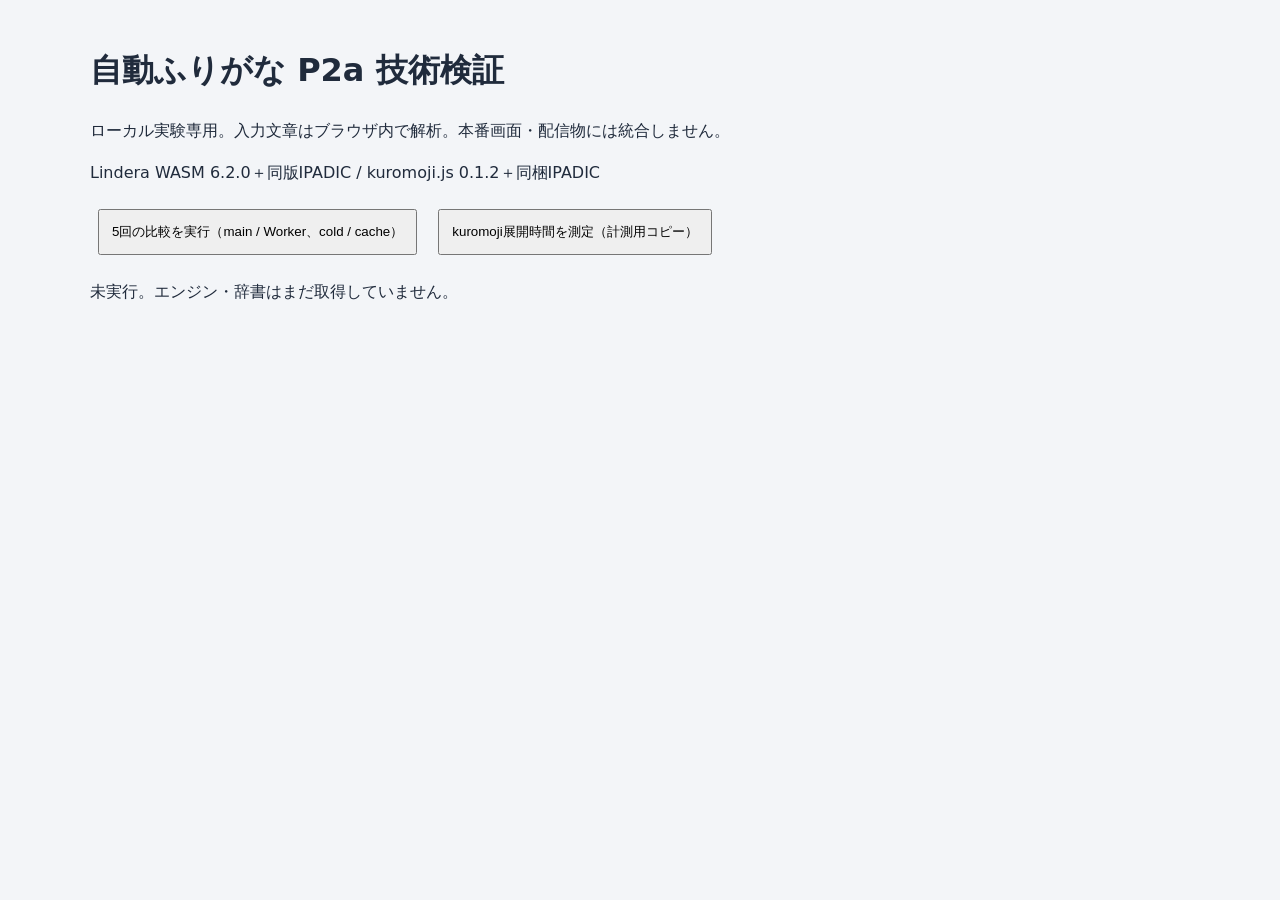
<file: experiments/furigana-p2a/index.html>
<!doctype html><html lang="ja"><meta charset="utf-8"><title>自動ふりがな P2a 技術検証</title>
<style>body{font:16px/1.6 system-ui;max-width:1100px;margin:auto;padding:24px;background:#f3f5f8;color:#202b3c}button{padding:12px;margin:8px}pre{white-space:pre-wrap}iframe{width:100%;height:250px;border:1px solid #ccc}table{border-collapse:collapse}td,th{padding:8px;border:1px solid #ccc}</style>
<h1>自動ふりがな P2a 技術検証</h1><p>ローカル実験専用。入力文章はブラウザ内で解析。本番画面・配信物には統合しません。</p>
<p>Lindera WASM 6.2.0＋同版IPADIC / kuromoji.js 0.1.2＋同梱IPADIC</p>
<button id="suite">5回の比較を実行（main / Worker、cold / cache）</button>
<button id="instrument">kuromoji展開時間を測定（計測用コピー）</button>
<p id="status">未実行。エンジン・辞書はまだ取得していません。</p><div id="frames"></div><pre id="summary"></pre>
<script type="module">
const results=[];let active;
addEventListener('message',event=>{if(event.origin!==location.origin||event.source!==active?.frame.contentWindow)return;
 if(event.data.type==='p2a-result')active.resolve(event.data.result);if(event.data.type==='p2a-error')active.reject(new Error(event.data.error));});
async function one(engine,mode,cache,run,instrumented=false,compression='gzip'){
 return new Promise((resolve,reject)=>{
  const frame=document.createElement('iframe');active={frame,resolve,reject};document.querySelector('#frames').replaceChildren(frame);
  frame.src=`bench.html?auto=true&engine=${engine}&mode=${mode}&cache=${cache}&run=${run}&instrumented=${instrumented}&compression=${compression}`;
 });
}
async function execute(instrumented=false){
 document.querySelectorAll('button').forEach(b=>b.disabled=true);
 try {
  const plan=[];
  if(instrumented)for(let i=0;i<3;i++)plan.push(['kuromoji','main','cold','instrument-'+i,true]);
  else {
   for(let i=0;i<5;i++)for(const mode of ['main','worker'])for(const engine of i%2?['kuromoji','lindera']:['lindera','kuromoji'])plan.push([engine,mode,'cold',i,false]);
   for(const engine of ['lindera','kuromoji'])for(let i=0;i<3;i++)plan.push([engine,'main','warm','warm-'+i,false]);
   for(const engine of ['lindera','kuromoji'])plan.push([engine,'main','cold','raw',false,'raw']);
  }
  for(const entry of plan){document.querySelector('#status').textContent=`測定中 ${entry.join(' / ')}`;const result=await one(...entry);results.push(result);
   document.querySelector('#summary').textContent=JSON.stringify(results.map(r=>({kind:r.kind,mode:r.mode,cache:r.options.cache,run:r.options.run,compression:r.options.compression,init:r.init.stats.total,bench:r.benchmarks.map(x=>({length:x.length,median:x.median})),positionFailures:r.cases.reduce((s,x)=>s+(x.safePositionFailures??0),0)})),null,2);
  }
  document.querySelector('#status').textContent=`完了 ${results.length} 測定。結果をローカルresults/へ保存しました。`;
 }catch(error){document.querySelector('#status').textContent=String(error);}finally{document.querySelectorAll('button').forEach(b=>b.disabled=false);}
}
document.querySelector('#suite').onclick=()=>execute();document.querySelector('#instrument').onclick=()=>execute(true);
</script></html>
</file>
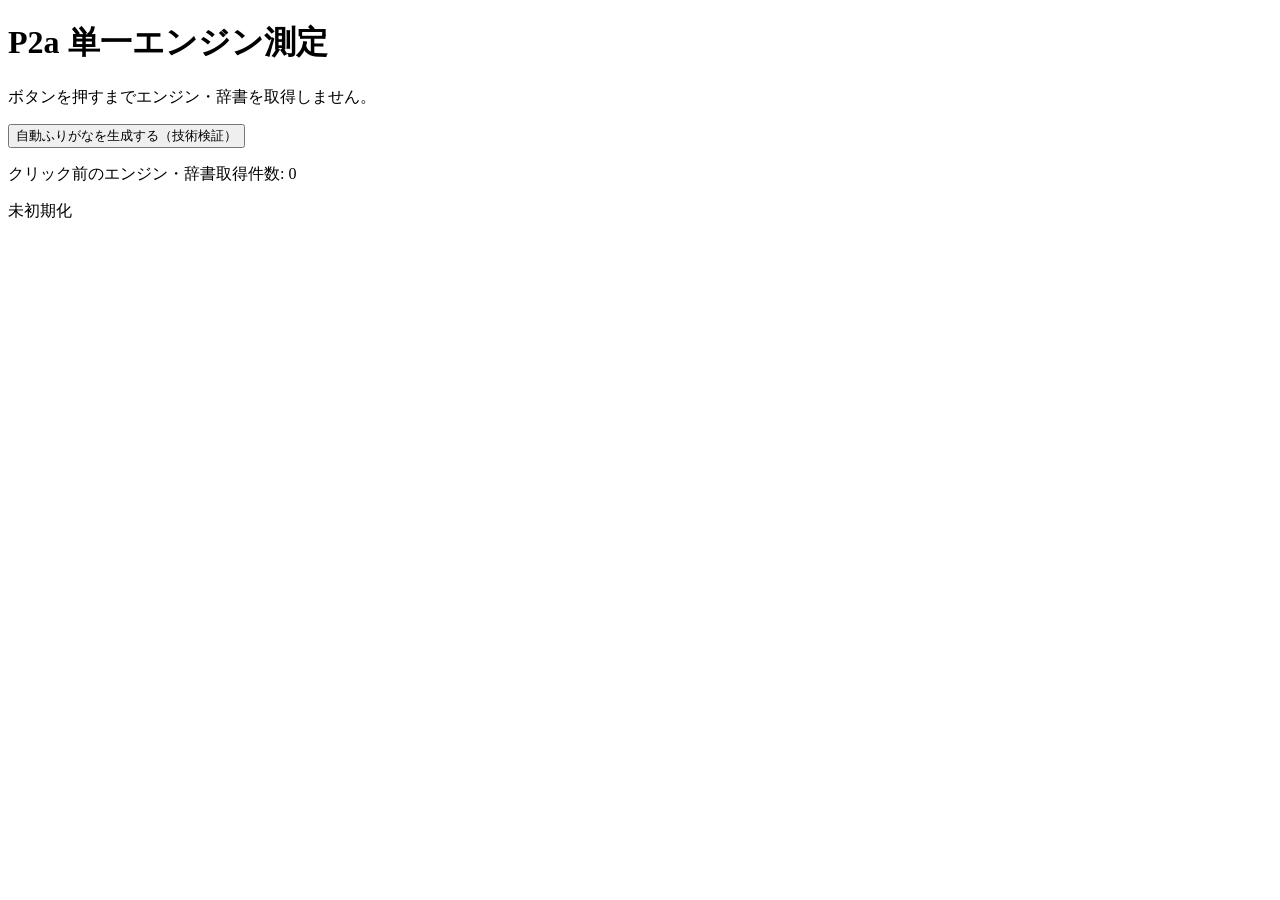
<file: experiments/furigana-p2a/bench.html>
<!doctype html><html lang="ja"><meta charset="utf-8"><title>P2a 単一エンジン測定</title>
<h1>P2a 単一エンジン測定</h1><p>ボタンを押すまでエンジン・辞書を取得しません。</p>
<button id="run">自動ふりがなを生成する（技術検証）</button><p id="lazy"></p><p id="status">未初期化</p><pre id="output"></pre>
<script type="module" src="bench.mjs?p2a=2"></script></html>
</file>
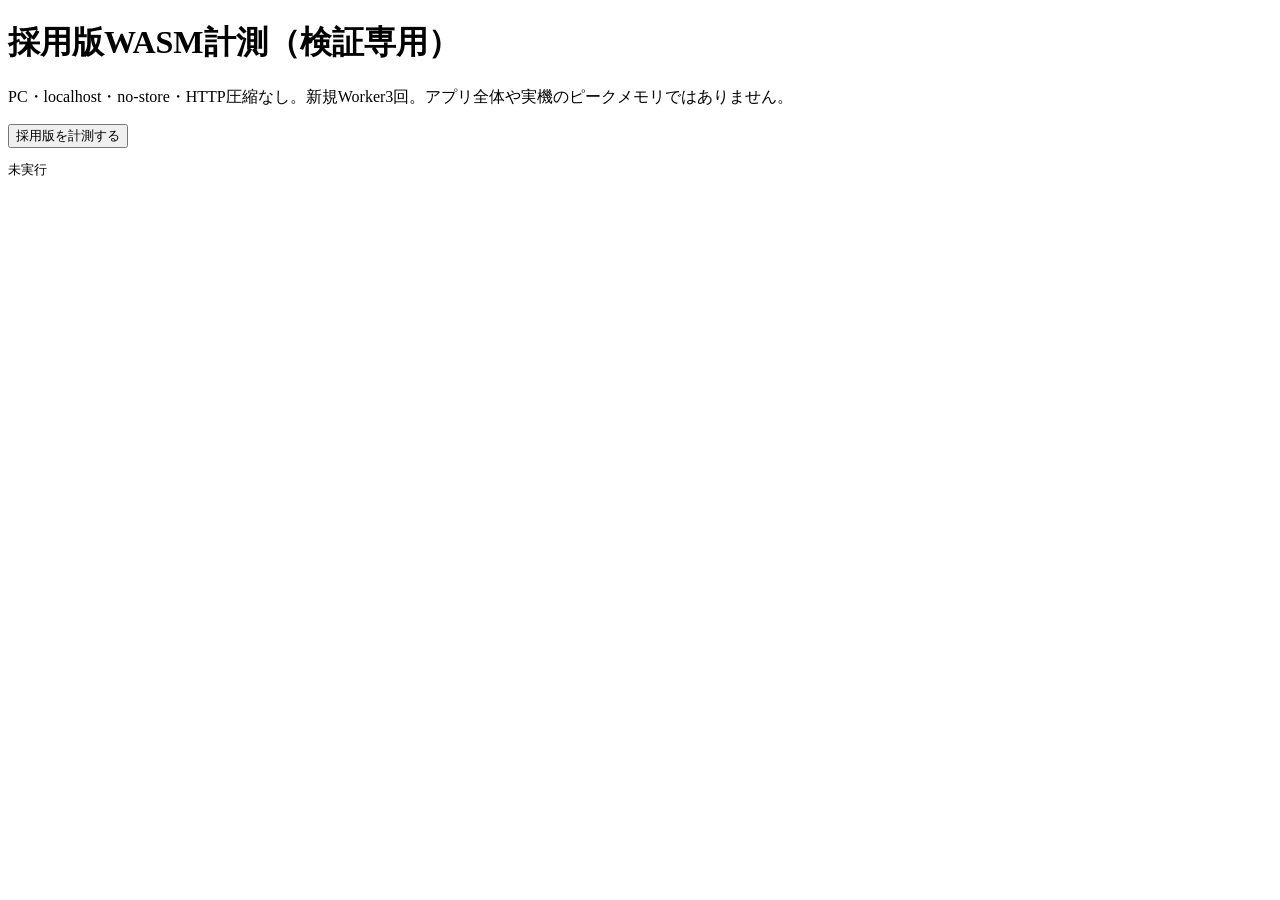
<file: experiments/furigana-self-build/adoption-bench.html>
<!doctype html><html lang="ja"><meta charset="utf-8"><title>採用版WASM計測（検証専用）</title>
<h1>採用版WASM計測（検証専用）</h1><p>PC・localhost・no-store・HTTP圧縮なし。新規Worker3回。アプリ全体や実機のピークメモリではありません。</p>
<button id="run">採用版を計測する</button><pre id="result" aria-live="polite">未実行</pre>
<script type="module">
document.querySelector('#run').onclick=async()=>{
 const output=document.querySelector('#result'),runs=[];document.querySelector('#run').disabled=true;
 try {
  for(let i=0;i<3;i++){
   output.textContent=`測定中 ${i+1}/3`;const worker=new Worker('./adoption-bench-worker.mjs',{type:'module'});
   try{runs.push(await new Promise((resolve,reject)=>{const timer=setTimeout(()=>reject(Error('timeout')),60000);worker.onerror=e=>{clearTimeout(timer);reject(Error(e.message));};worker.onmessage=({data})=>{clearTimeout(timer);data.error?reject(Error(data.error)):resolve(data);};worker.postMessage({});}));}finally{worker.terminate();}
  }
  const client=await import('./js/furigana-client.js'),text='今日は図書館で宇宙の本を読みます。'.repeat(120).slice(0,2000);
  const t=performance.now();await client.analyze(text);const productionClientColdMs=performance.now()-t;
  const t2=performance.now();await client.analyze(text);const productionClientRepeatedMs=performance.now()-t2;client.dispose();
  output.textContent=JSON.stringify({scope:'desktop localhost; experiment stage Worker plus real production client/Worker; not Blazor render latency',runs,productionClientColdMs,productionClientRepeatedMs},null,2);
 }catch(e){output.textContent=String(e.stack??e);}finally{document.querySelector('#run').disabled=false;}
};
</script></html>
</file>
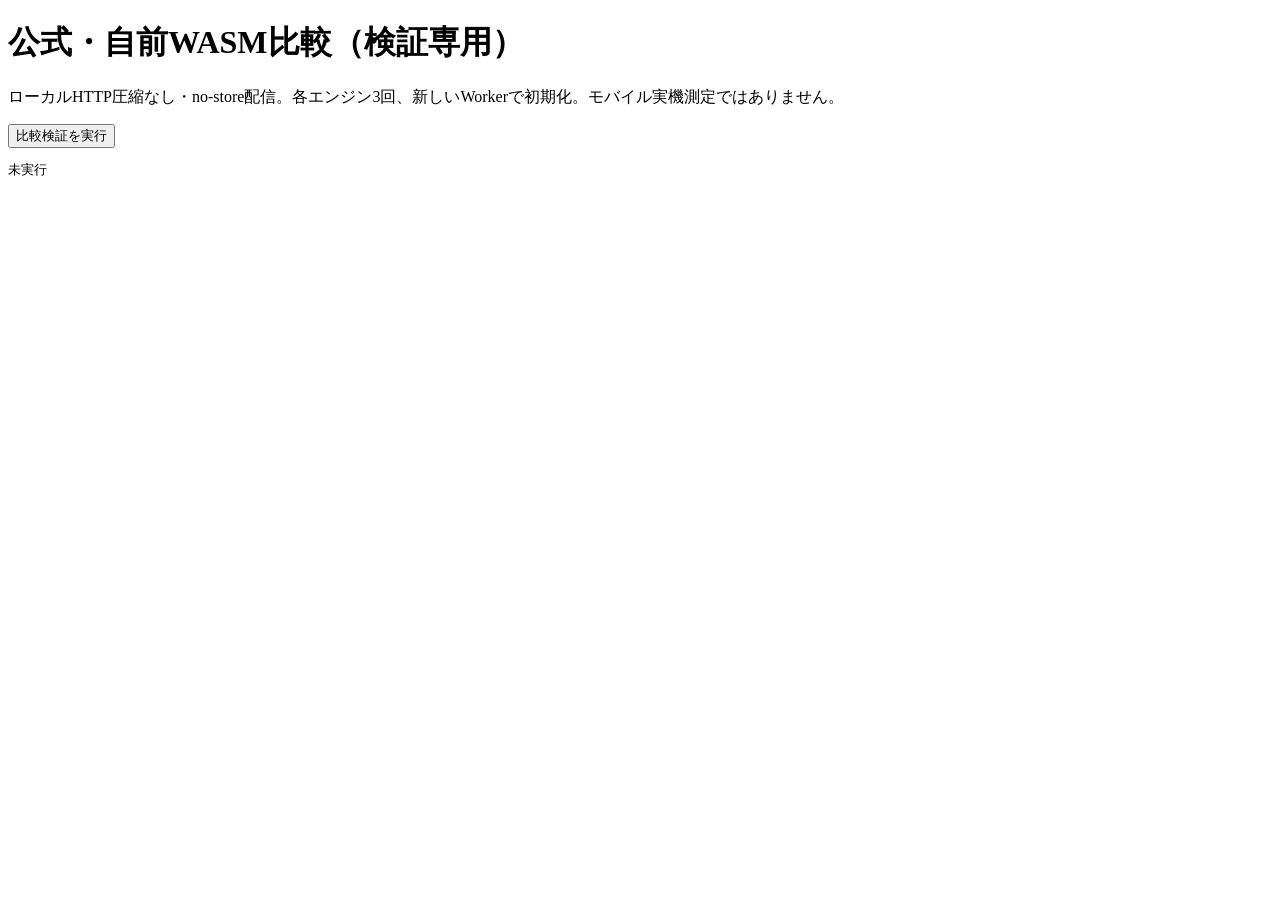
<file: experiments/furigana-self-build/bench.html>
<!doctype html><html lang="ja"><meta charset="utf-8"><title>公式・自前WASM比較（検証専用）</title>
<body><h1>公式・自前WASM比較（検証専用）</h1><p>ローカルHTTP圧縮なし・no-store配信。各エンジン3回、新しいWorkerで初期化。モバイル実機測定ではありません。</p>
<button id="run">比較検証を実行</button><pre id="result" aria-live="polite">未実行</pre>
<script type="module">
const output=document.querySelector('#result');
document.querySelector('#run').onclick=async()=>{
 const runs=[];document.querySelector('#run').disabled=true;
 try {
  const fixtures=await(await fetch('../fixtures.json')).json();
  for(let i=0;i<3;i++)for(const kind of i%2?['self','official']:['official','self']) {
   output.textContent='測定中 '+kind+' '+(i+1)+'/3';
   const started=performance.now(),worker=new Worker('./bench-worker.mjs',{type:'module'});
   const result=await new Promise((resolve,reject)=>{const timer=setTimeout(()=>reject(Error('timeout')),120000);worker.onerror=e=>{clearTimeout(timer);reject(Error(e.message));};worker.onmessage=({data})=>{clearTimeout(timer);data.error?reject(Error(data.error)):resolve(data);};worker.postMessage({kind,texts:fixtures.map(x=>x.Text)});});
   result.workerRoundTripMs=performance.now()-started;worker.terminate();runs.push(result);
  }
  const reference=JSON.stringify(runs[0].analyses);if(runs.some(x=>JSON.stringify(x.analyses)!==reference))throw Error('Token mismatch');
  const report={fixtureCount:fixtures.length,allTokensEqual:true,runs:runs.map(({analyses,...x})=>x)};
  output.textContent=JSON.stringify(report,null,2);
  const link=document.createElement('a');link.textContent='測定JSONを保存';link.download='browser-comparison.json';link.href=URL.createObjectURL(new Blob([JSON.stringify(report,null,2)],{type:'application/json'}));document.body.append(link);
 }catch(error){output.textContent=String(error.stack??error);}finally{document.querySelector('#run').disabled=false;}
};
</script></body></html>
</file>
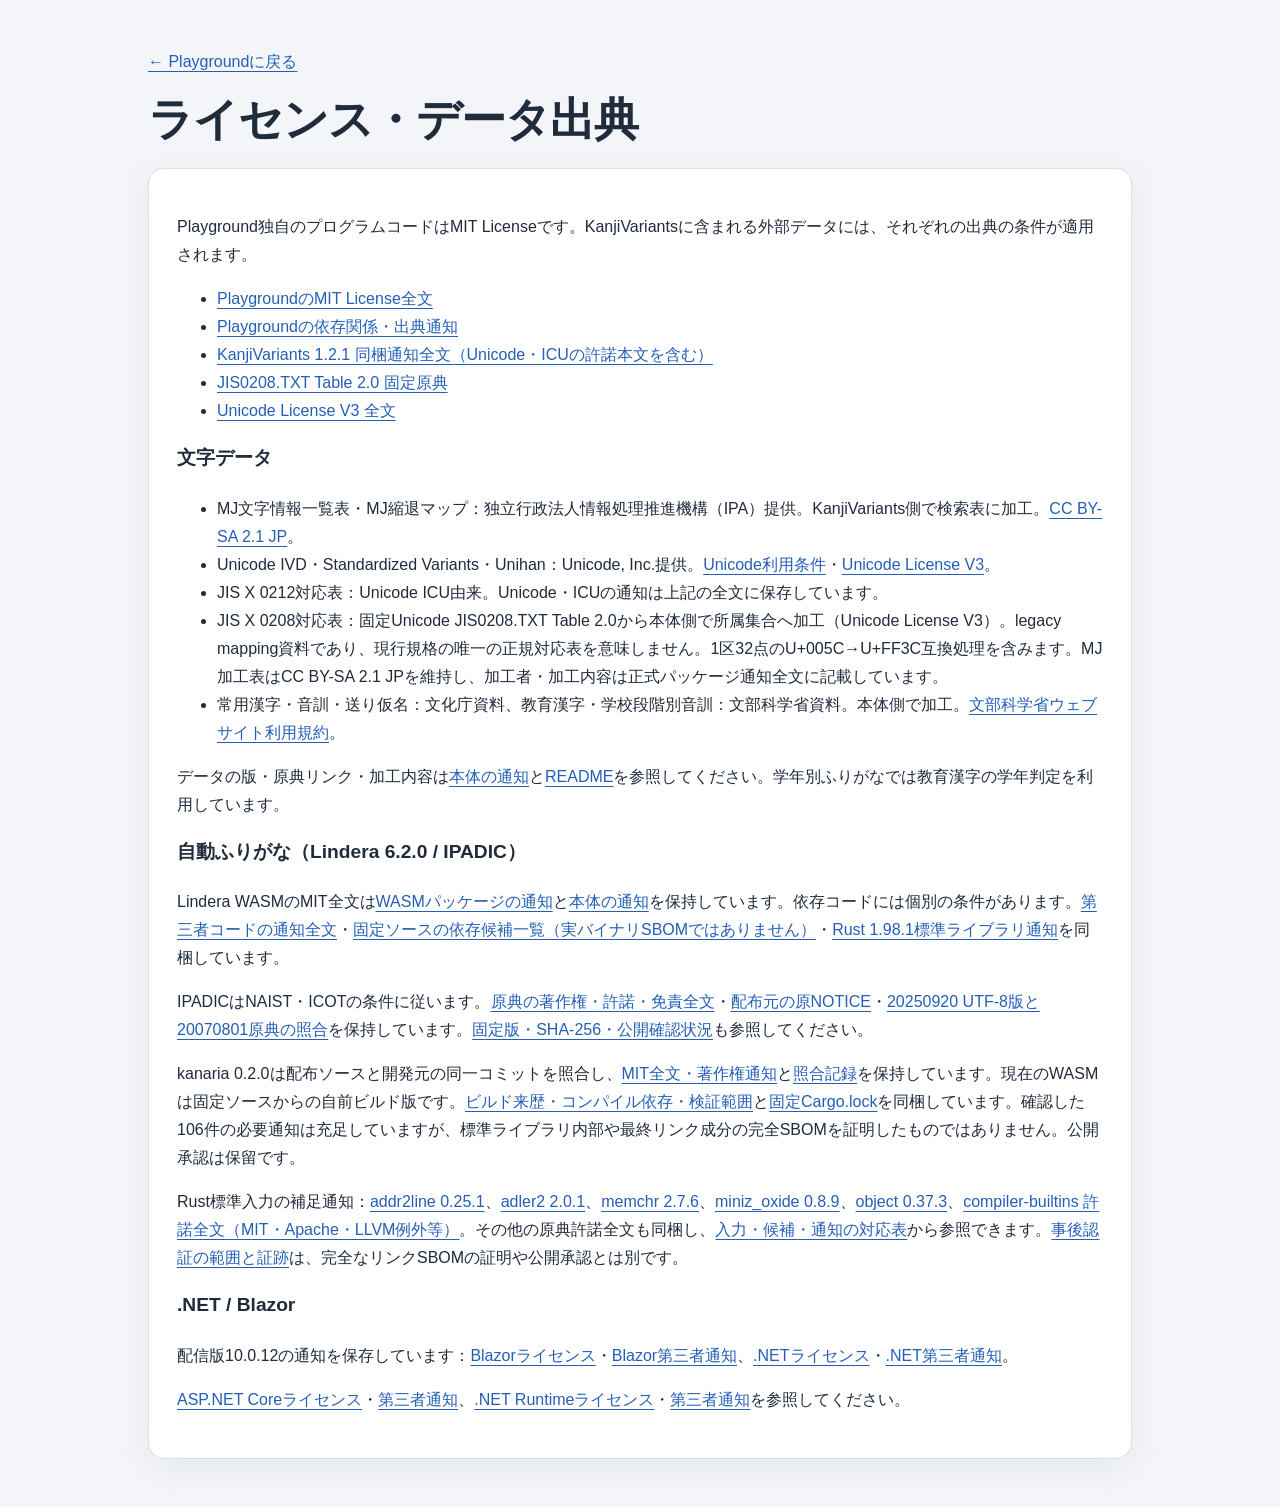
<file: src/KanjiVariants.Playground/wwwroot/licenses.html>
<!DOCTYPE html>
<html lang="ja">
<head><meta charset="utf-8"><meta name="viewport" content="width=device-width,initial-scale=1"><title>ライセンス・データ出典 | KanjiVariants Playground</title><link rel="stylesheet" href="css/app.css"></head>
<body><main class="shell" style="padding-top:32px;padding-bottom:48px">
<p><a href="./">← Playgroundに戻る</a></p>
<h1>ライセンス・データ出典</h1>
<div class="panel">
<p>Playground独自のプログラムコードはMIT Licenseです。KanjiVariantsに含まれる外部データには、それぞれの出典の条件が適用されます。</p>
<ul><li><a href="licenses/Playground-MIT.txt">PlaygroundのMIT License全文</a></li><li><a href="licenses/LICENSE-NOTICES.txt">Playgroundの依存関係・出典通知</a></li><li><a href="licenses/KanjiVariants-1.2.1.txt">KanjiVariants 1.2.1 同梱通知全文（Unicode・ICUの許諾本文を含む）</a></li><li><a href="licenses/KanjiVariants-1.2.1-JIS0208.TXT">JIS0208.TXT Table 2.0 固定原典</a></li><li><a href="licenses/KanjiVariants-1.2.1-Unicode-LICENSE.txt">Unicode License V3 全文</a></li></ul>
<h2>文字データ</h2>
<ul>
<li>MJ文字情報一覧表・MJ縮退マップ：独立行政法人情報処理推進機構（IPA）提供。KanjiVariants側で検索表に加工。<a href="https://creativecommons.org/licenses/by-sa/2.1/jp/">CC BY-SA 2.1 JP</a>。</li>
<li>Unicode IVD・Standardized Variants・Unihan：Unicode, Inc.提供。<a href="https://www.unicode.org/terms_of_use.html">Unicode利用条件</a>・<a href="https://www.unicode.org/license.txt">Unicode License V3</a>。</li>
<li>JIS X 0212対応表：Unicode ICU由来。Unicode・ICUの通知は上記の全文に保存しています。</li>
<li>JIS X 0208対応表：固定Unicode JIS0208.TXT Table 2.0から本体側で所属集合へ加工（Unicode License V3）。legacy mapping資料であり、現行規格の唯一の正規対応表を意味しません。1区32点のU+005C→U+FF3C互換処理を含みます。MJ加工表はCC BY-SA 2.1 JPを維持し、加工者・加工内容は正式パッケージ通知全文に記載しています。</li>
<li>常用漢字・音訓・送り仮名：文化庁資料、教育漢字・学校段階別音訓：文部科学省資料。本体側で加工。<a href="https://www.mext.go.jp/b_menu/1351168.htm">文部科学省ウェブサイト利用規約</a>。</li>
</ul>
<p>データの版・原典リンク・加工内容は<a href="https://github.com/Koichi-Kobayashi/KanjiVariants/blob/main/LICENSE-NOTICES.md">本体の通知</a>と<a href="https://github.com/Koichi-Kobayashi/KanjiVariants">README</a>を参照してください。学年別ふりがなでは教育漢字の学年判定を利用しています。</p>
<h2>自動ふりがな（Lindera 6.2.0 / IPADIC）</h2>
<p>Lindera WASMのMIT全文は<a href="furigana/lindera-6.2.0/LICENSE">WASMパッケージの通知</a>と<a href="furigana/lindera-6.2.0/LINDERA-CORE-LICENSE">本体の通知</a>を保持しています。依存コードには個別の条件があります。<a href="furigana/lindera-6.2.0/THIRD-PARTY-NOTICES.txt">第三者コードの通知全文</a>・<a href="furigana/lindera-6.2.0/LICENSE-INVENTORY.json">固定ソースの依存候補一覧（実バイナリSBOMではありません）</a>・<a href="furigana/lindera-6.2.0/rust-1.98.1/COPYRIGHT-library.html">Rust 1.98.1標準ライブラリ通知</a>を同梱しています。</p>
<p>IPADICはNAIST・ICOTの条件に従います。<a href="furigana/lindera-6.2.0/IPADIC-COPYING">原典の著作権・許諾・免責全文</a>・<a href="furigana/lindera-6.2.0/IPADIC-NOTICE.txt">配布元の原NOTICE</a>・<a href="furigana/lindera-6.2.0/IPADIC-PROVENANCE.md">20250920 UTF-8版と20070801原典の照合</a>を保持しています。<a href="furigana/lindera-6.2.0/manifest.json">固定版・SHA-256・公開確認状況</a>も参照してください。</p>
<p>kanaria 0.2.0は配布ソースと開発元の同一コミットを照合し、<a href="furigana/lindera-6.2.0/KANARIA-LICENSE.txt">MIT全文・著作権通知</a>と<a href="furigana/lindera-6.2.0/KANARIA-PROVENANCE.json">照合記録</a>を保持しています。現在のWASMは固定ソースからの自前ビルド版です。<a href="furigana/lindera-6.2.0/SELF-BUILD-PROVENANCE.json">ビルド来歴・コンパイル依存・検証範囲</a>と<a href="furigana/lindera-6.2.0/SELF-BUILD-CARGO.lock">固定Cargo.lock</a>を同梱しています。確認した106件の必要通知は充足していますが、標準ライブラリ内部や最終リンク成分の完全SBOMを証明したものではありません。公開承認は保留です。</p>
<p>Rust標準入力の補足通知：<a href="furigana/lindera-6.2.0/attestation-v1/supplement/addr2line/LICENSE-MIT">addr2line 0.25.1</a>、<a href="furigana/lindera-6.2.0/attestation-v1/supplement/adler2/LICENSE-MIT">adler2 2.0.1</a>、<a href="furigana/lindera-6.2.0/attestation-v1/supplement/memchr/LICENSE-MIT">memchr 2.7.6</a>、<a href="furigana/lindera-6.2.0/attestation-v1/supplement/miniz_oxide/LICENSE-MIT.md">miniz_oxide 0.8.9</a>、<a href="furigana/lindera-6.2.0/attestation-v1/supplement/object/LICENSE-MIT">object 0.37.3</a>、<a href="furigana/lindera-6.2.0/attestation-v1/rust-source/library/compiler-builtins/LICENSE.txt">compiler-builtins 許諾全文（MIT・Apache・LLVM例外等）</a>。その他の原典許諾全文も同梱し、<a href="furigana/lindera-6.2.0/attestation-v1/RUST-STANDARD-LIBRARY-REVIEW.json">入力・候補・通知の対応表</a>から参照できます。<a href="furigana/lindera-6.2.0/attestation-v1/ATTESTATION.json">事後認証の範囲と証跡</a>は、完全なリンクSBOMの証明や公開承認とは別です。</p>
<h2>.NET / Blazor</h2>
<p>配信版10.0.12の通知を保存しています：<a href="licenses/Blazor-10.0.12-LICENSE.txt">Blazorライセンス</a>・<a href="licenses/Blazor-10.0.12-NOTICES.txt">Blazor第三者通知</a>、<a href="licenses/DotNet-10.0.12-LICENSE.txt">.NETライセンス</a>・<a href="licenses/DotNet-10.0.12-NOTICES.txt">.NET第三者通知</a>。</p>
<p><a href="https://github.com/dotnet/aspnetcore/blob/main/LICENSE.txt">ASP.NET Coreライセンス</a>・<a href="https://github.com/dotnet/aspnetcore/blob/main/THIRD-PARTY-NOTICES.txt">第三者通知</a>、<a href="https://github.com/dotnet/runtime/blob/main/LICENSE.TXT">.NET Runtimeライセンス</a>・<a href="https://github.com/dotnet/runtime/blob/main/THIRD-PARTY-NOTICES.TXT">第三者通知</a>を参照してください。</p>
</div></main></body></html>
</file>
<file: src/KanjiVariants.Playground/wwwroot/css/app.css>
:root { color-scheme: light; --bg:#f3f5f8; --surface:#fff; --text:#202b3c; --muted:#526176; --line:#d7dee8; --accent:#245fb5; --soft:#e9f0fb; --ok:#18633f; --warn:#865016; --shadow:0 8px 32px #182b4910; }
@media (prefers-color-scheme:dark) { :root:not([data-theme=light]) { color-scheme:dark; --bg:#141b25; --surface:#1c2633; --text:#edf2fa; --muted:#b2bfd0; --line:#3c4b60; --accent:#9bbfff; --soft:#293b55; --ok:#8adbb0; --warn:#f3c082; --shadow:0 8px 32px #0002; } }
:root[data-theme=dark] { color-scheme:dark; --bg:#141b25; --surface:#1c2633; --text:#edf2fa; --muted:#b2bfd0; --line:#3c4b60; --accent:#9bbfff; --soft:#293b55; --ok:#8adbb0; --warn:#f3c082; --shadow:0 8px 32px #0002; }
* { box-sizing:border-box; } body { margin:0; background:var(--bg); color:var(--text); font:16px/1.75 "Segoe UI","Yu Gothic UI","Meiryo",sans-serif; }
a { color:var(--accent); text-underline-offset:4px; } button,input,textarea,select { font:inherit; } button,select { cursor:pointer; } button { color:var(--text); } button:disabled { cursor:wait; opacity:.65; }
:focus-visible { outline:3px solid var(--accent); outline-offset:3px; } .shell { max-width:1040px; margin:auto; padding:0 28px; } .topbar { display:flex; justify-content:space-between; align-items:center; min-height:88px; gap:16px; border-bottom:1px solid var(--line); }
.brand { display:flex; align-items:center; gap:12px; color:var(--text); text-decoration:none; font-weight:650; } .brand-mark { display:grid; place-items:center; width:36px; height:36px; border-radius:9px; background:var(--soft); color:var(--accent); }
.theme-control { display:flex; align-items:center; gap:8px; font-size:.85rem; color:var(--muted); } .theme-control select { padding:5px 8px; width:auto; } .intro { padding:48px 0 30px; } .eyebrow { color:var(--accent); font-size:.9rem; font-weight:650; letter-spacing:.08em; }
h1 { font-size:clamp(1.8rem,5vw,2.8rem); line-height:1.25; letter-spacing:-.025em; margin:14px 0 20px; } h1 span { font-weight:350; } h2 { font-size:1.2rem; margin:0 0 20px; } .lead { color:var(--muted); font-size:1.05rem; } .privacy { color:var(--muted); font-size:.85rem; } .privacy span { color:var(--ok); padding-right:6px; }
.panel { border:1px solid var(--line); background:var(--surface); border-radius:16px; padding:28px; box-shadow:var(--shadow); } label { display:block; font-size:.9rem; font-weight:600; margin-bottom:8px; } textarea,select { border:1px solid var(--line); border-radius:8px; padding:12px; background:var(--surface); color:var(--text); width:100%; } textarea { display:block; resize:vertical; min-height:124px; font-size:1.35rem; } .help { color:var(--muted); font-size:.83rem; margin:8px 0; }
.examples { display:flex; flex-wrap:wrap; gap:8px; align-items:center; margin:18px 0 24px; font-size:.85rem; color:var(--muted); } .chip { border:1px solid var(--line); border-radius:20px; padding:4px 12px; background:var(--surface); font-size:.85rem; } .chip:hover,.candidate:hover { background:var(--soft); border-color:var(--accent); } .action-row { display:flex; align-items:end; gap:20px; } .target-control { flex:1; } .primary { border:0; border-radius:8px; background:#245fb5; color:#fff; padding:13px 24px; font-weight:650; min-width:160px; } .primary:hover { background:#174b98; } .primary span { margin-left:16px; }
.results { margin:32px 0; } .empty { text-align:center; padding:32px; color:var(--muted); } .empty>span { display:block; font-size:2rem; color:var(--line); } .result-panel { padding:24px; } .badge { display:inline-block; border-radius:6px; padding:3px 10px; font-size:.85rem; font-weight:650; background:var(--bg); } .success { color:var(--ok); } .warning { color:var(--warn); } .original-text { white-space:pre-wrap; overflow-wrap:anywhere; } .table-scroll { overflow-x:auto; margin:20px 0; } table { border-collapse:collapse; width:100%; min-width:560px; text-align:left; } th,td { border-bottom:1px solid var(--line); padding:16px 12px; vertical-align:top; } thead { font-size:.8rem; color:var(--muted); } tbody th { width:120px; } td { font-size:.9rem; } .character { display:block; font-size:1.65rem; font-weight:500; white-space:pre-wrap; } .position { display:block; color:var(--muted); font-size:.7rem; font-weight:400; } .status-dot { display:inline-block; width:7px; height:7px; border-radius:50%; margin-right:8px; } .ok { background:var(--ok); } .outside { background:var(--warn); } .candidates { display:flex; flex-wrap:wrap; gap:8px; } .candidate { display:flex; gap:12px; align-items:center; border:1px solid var(--line); border-radius:8px; padding:5px 12px; background:var(--surface); } .candidate span { font-size:1.35rem; } .candidate small { color:var(--accent); }
.notes { color:var(--muted); font-size:.85rem; padding:4px 4px 24px; } .notes h2 { font-size:1rem; margin-bottom:10px; } footer { border-top:1px solid var(--line); padding:24px 0 36px; font-size:.78rem; color:var(--muted); display:flex; flex-wrap:wrap; justify-content:space-between; gap:12px; } footer nav { display:flex; flex-wrap:wrap; gap:18px; } .error { color:var(--warn); } .loading { margin:15vh auto; max-width:600px; padding:24px; } #blazor-error-ui { display:none; position:fixed; bottom:0; width:100%; padding:16px; background:var(--surface); border-top:2px solid var(--warn); z-index:100; } .dismiss { float:right; } .sr-only { position:absolute; width:1px; height:1px; overflow:hidden; clip-path:inset(50%); } .skip-link { position:fixed; top:-100px; left:12px; background:var(--surface); padding:8px; z-index:101; } .skip-link:focus { top:8px; }
@media(max-width:600px) { .shell { padding:0 16px; } .topbar { min-height:72px; } .brand { font-size:.85rem; gap:6px; } .theme-control { font-size:.75rem; gap:4px; } .intro { padding:30px 0 18px; } h1 span { display:block; } .panel { padding:20px 16px; border-radius:12px; } .action-row { flex-direction:column; align-items:stretch; gap:14px; } .lead { font-size:.95rem; } .result-panel { padding:20px 12px; } }
@media(max-width:600px) { table { min-width:0; } thead { position:absolute; width:1px; height:1px; overflow:hidden; clip-path:inset(50%); } tbody tr { display:block; border-bottom:1px solid var(--line); padding:12px 0; } tbody th,tbody td { display:block; width:auto; border:0; padding:5px 4px; } td::before { content:attr(data-label); display:block; color:var(--muted); font-size:.75rem; margin-bottom:3px; } }

fieldset { border:0; padding:0; margin:0; min-width:0; }
fieldset:disabled { opacity:.65; }
.mode-switch { display:flex; gap:4px; background:var(--soft); border:1px solid var(--line); border-radius:10px; padding:4px; width:fit-content; }
.mode-switch button { padding:10px 24px; border:0; border-radius:7px; background:transparent; color:var(--muted); font-weight:600; }
.mode-switch button[aria-pressed="true"] { background:var(--surface); color:var(--accent); box-shadow:var(--shadow); }
.mode-help { margin:10px 0 24px; }
.fallback-option { display:flex; align-items:flex-start; gap:10px; margin:22px 0 8px; }
.fallback-option input { margin:5px 0 0; accent-color:var(--accent); flex-shrink:0; width:18px; height:18px; }
.convert-button { margin-top:20px; }
.comparison { display:grid; grid-template-columns:1fr 1fr; gap:20px; margin:24px 0 16px; }
.comparison>div { min-width:0; }
.comparison textarea { font-size:1rem; min-height:160px; white-space:pre-wrap; }
.copy-output { border:1px solid var(--accent); border-radius:8px; color:var(--accent); background:var(--surface); padding:10px 18px; font-weight:600; }
.copy-output:hover { background:var(--soft); }
.conversion-details { border-top:1px solid var(--line); padding-top:16px; margin-top:20px; }
.conversion-details summary { cursor:pointer; font-weight:600; padding:4px 0; }
.conversion-details .position { overflow-wrap:anywhere; }
[hidden] { display:none !important; }
@media(max-width:600px) {
    .mode-switch { width:100%; }
    .mode-switch button { flex:1; padding:10px 12px; }
    .comparison { grid-template-columns:1fr; gap:16px; }
    .convert-button,.copy-output { width:100%; }
}
.candidate-item { display:flex; flex-direction:column; align-items:flex-start; gap:4px; max-width:100%; }
.candidate-kind { color:var(--muted); font-size:.75rem; }
.result-panel .position { overflow-wrap:anywhere; }
.detail-toggle { border:1px solid var(--line); border-radius:8px; background:var(--surface); padding:6px 10px; text-align:left; }
.detail-toggle:hover,.detail-toggle[aria-expanded="true"] { background:var(--soft); border-color:var(--accent); }
.detail-toggle small { color:var(--accent); font-size:.75rem; }
.character-detail-row>td { padding:20px; background:var(--soft); }
.character-detail-row>td::before { content:none; }
.character-details { min-width:0; overflow-wrap:anywhere; }
.character-details h3 { font-size:1.05rem; margin:0 0 16px; }
.character-details h4 { font-size:.95rem; margin:20px 0 12px; }
.detail-facts { display:grid; grid-template-columns:minmax(140px,auto) minmax(0,1fr); gap:8px 24px; margin:0; }
.detail-facts dt { color:var(--muted); }
.detail-facts dd { margin:0; min-width:0; }
.reading-list { margin:0; padding-left:24px; }
.reading-list li { margin:8px 0; }
.reading-examples { display:block; font-size:.85rem; color:var(--muted); }
.reading-note { white-space:pre-wrap; font-size:.85rem; }
@media(max-width:600px) {
    .character-detail-row { padding:0; }
    .character-detail-row>td { padding:16px 12px; }
    .detail-facts { grid-template-columns:1fr; gap:3px; }
    .detail-facts dd { margin-bottom:9px; }
}

/* Grade-aware manual ruby editor: visual ranges, no numeric position inputs. */
.mode-switch { flex-wrap:wrap; max-width:100%; }
.furigana-preview { font-size:1.35rem; line-height:2.7; padding:18px 0; }
.furigana-preview rt { font-size:.55em; }
.furigana-pending { text-decoration:underline dotted; text-decoration-color:var(--warn); text-underline-offset:5px; }
.furigana-toggle { display:flex; align-items:center; gap:10px; }
.furigana-toggle input { width:18px; height:18px; accent-color:var(--accent); }
.furigana-map { font-size:1.2rem; line-height:2.6; padding:16px; border:1px solid var(--line); border-radius:8px; }
.furigana-range { display:inline; border:1px solid var(--line); border-radius:6px; background:var(--surface); padding:3px 5px; white-space:pre-wrap; overflow-wrap:anywhere; }
.furigana-range.selected { border-color:var(--accent); background:var(--soft); }
.furigana-unlearned { color:var(--warn); text-decoration:underline; text-underline-offset:4px; }
.furigana-join { font-size:.65rem; padding:8px 4px; border:0; background:var(--soft); color:var(--accent); border-radius:4px; }
.furigana-editor { margin-top:16px; padding:16px; background:var(--soft); border-radius:8px; }
.furigana-editor input { width:100%; padding:10px; border:1px solid var(--line); border-radius:8px; color:var(--text); background:var(--surface); }
.furigana-stale { border:2px solid var(--warn); }
@media(max-width:600px) { .mode-switch { width:100%; } .mode-switch button { padding:10px 12px; flex:1; } .furigana-map { padding:10px; } }

.furigana-actions { display:flex; flex-direction:column; gap:8px; }
.furigana-auto { background:var(--soft); border-radius:3px; }
@media(max-width:600px) { .furigana-actions { width:100%; } .furigana-actions .primary { min-width:0; width:100%; } }
</file>
